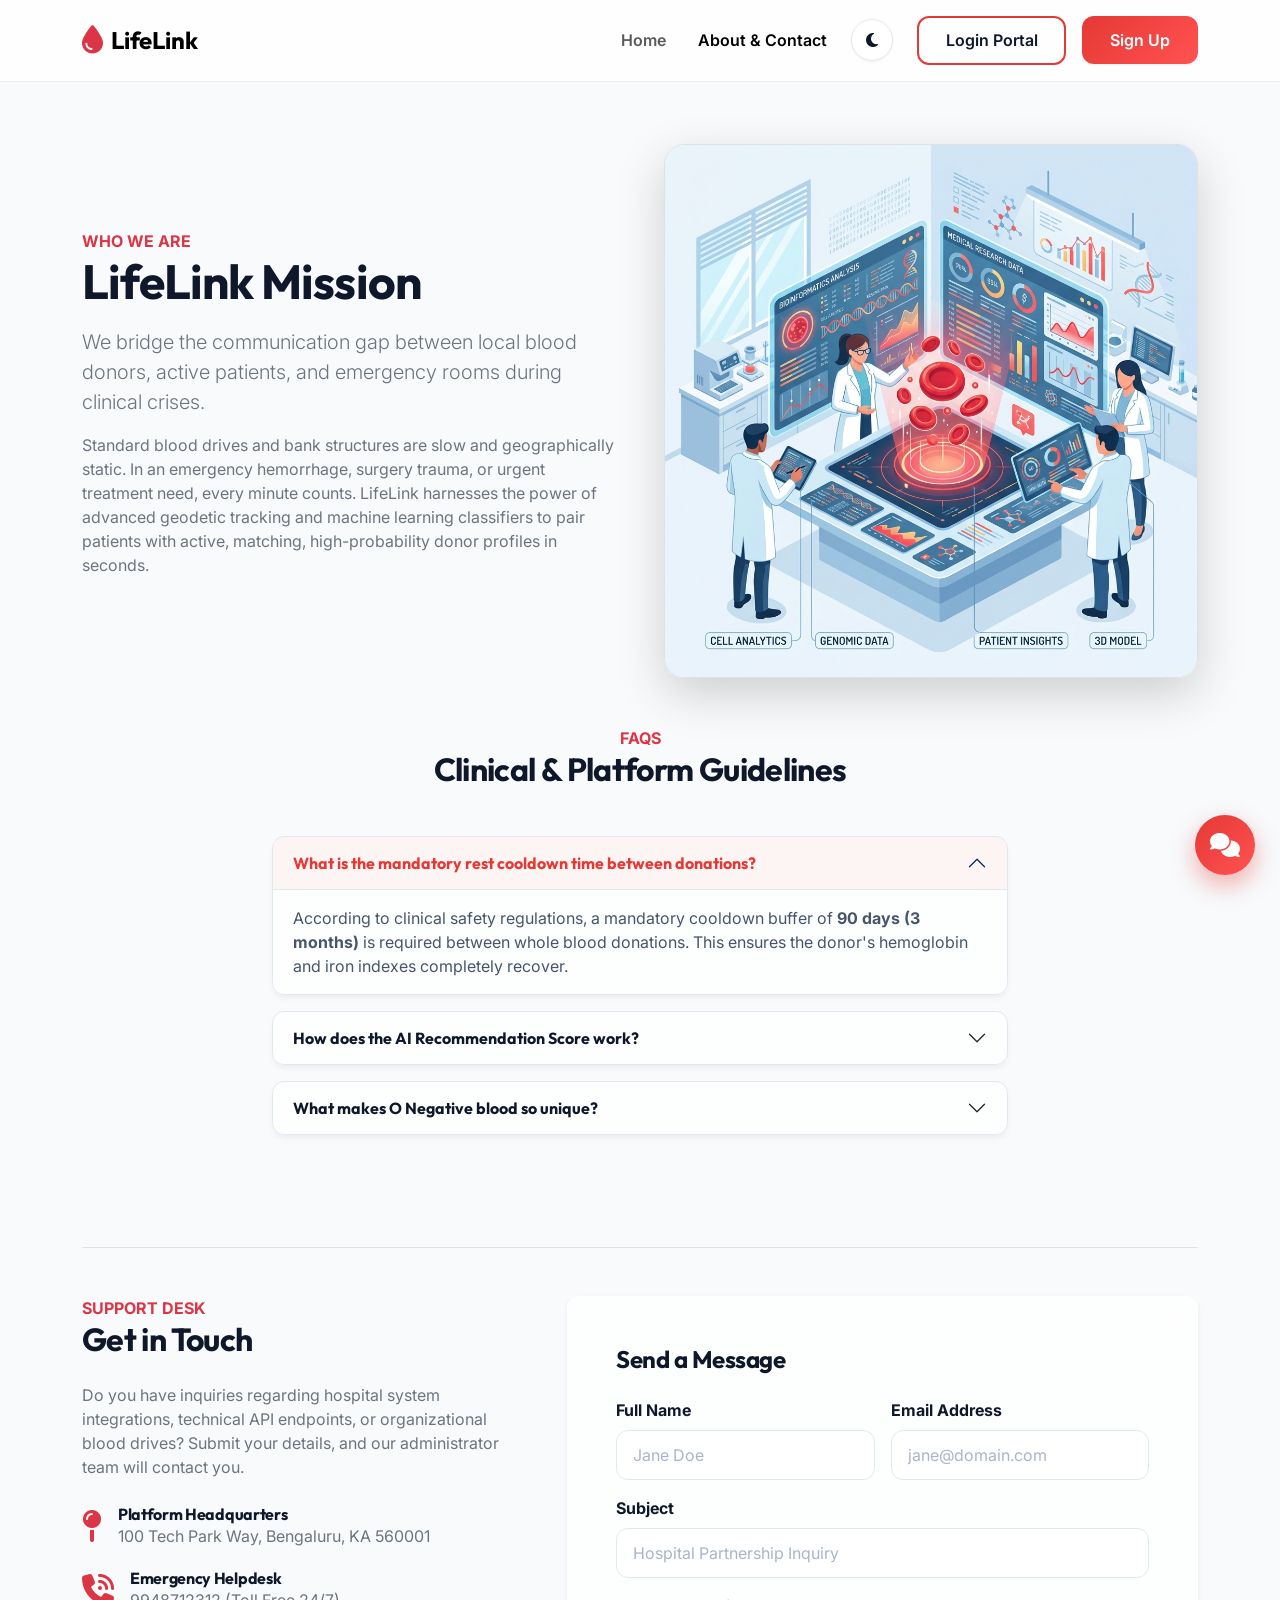
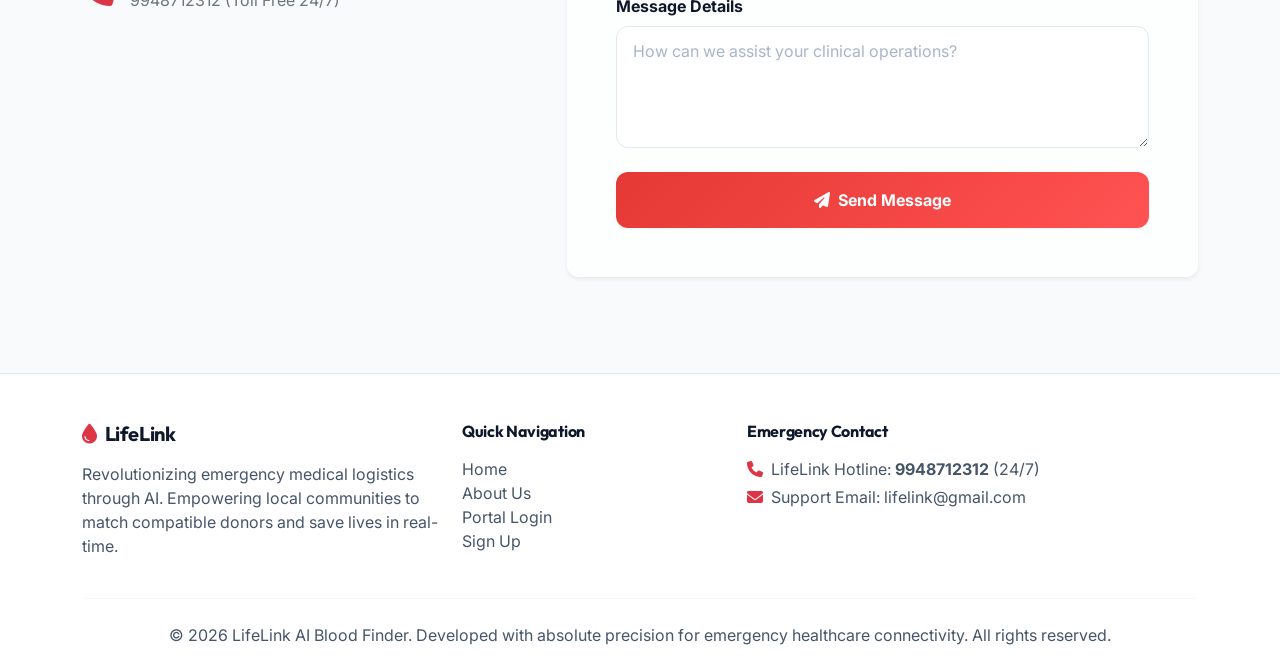
<file: frontend/about.html>
<!DOCTYPE html>
<html lang="en" data-theme="light">
<head>
    <!-- Favicon -->
    <link rel="apple-touch-icon" sizes="180x180" href="/assets/apple-touch-icon.png">
    <link rel="icon" type="image/png" sizes="32x32" href="/assets/favicon-32x32.png">
    <link rel="icon" type="image/png" sizes="16x16" href="/assets/favicon-16x16.png">
    <link rel="manifest" href="/assets/site.webmanifest">
    <link rel="shortcut icon" href="/assets/favicon.ico" type="image/x-icon">
    <meta charset="UTF-8">
    <meta name="viewport" content="width=device-width, initial-scale=1.0">
    <title>About & Contact - LifeLink</title>
    
    <!-- Bootstrap 5 CSS -->
    <link href="https://cdn.jsdelivr.net/npm/bootstrap@5.3.0/dist/css/bootstrap.min.css" rel="stylesheet">
    
    <!-- FontAwesome for Icons -->
    <link rel="stylesheet" href="https://cdnjs.cloudflare.com/ajax/libs/font-awesome/6.4.0/css/all.min.css">
    
    <!-- Custom CSS -->
    <link rel="stylesheet" href="assets/css/styles.css">
</head>
<body>

    <!-- --- NAVIGATION BAR --- -->
    <nav class="navbar navbar-expand-lg glass-navbar fixed-top py-3">
        <div class="container">
            <a class="navbar-brand d-flex align-items-center gap-2" href="index.html">
                <i class="fa-solid fa-droplet text-danger fs-3"></i>
                <span class="fs-4 fw-bold" style="font-family: var(--font-heading);">LifeLink</span>
            </a>
            <button class="navbar-toggler" type="button" data-bs-toggle="collapse" data-bs-target="#navbarNav">
                <span class="navbar-toggler-icon"></span>
            </button>
            <div class="collapse navbar-collapse" id="navbarNav">
                <ul class="navbar-nav ms-auto align-items-center gap-3">
                    <li class="nav-item">
                        <a class="nav-link fw-semibold" href="index.html">Home</a>
                    </li>
                    <li class="nav-item">
                        <a class="nav-link fw-semibold active" href="about.html">About & Contact</a>
                    </li>
                    <li class="nav-item">
                        <div class="theme-toggle-btn" id="theme-toggle-btn" title="Toggle Dark/Light Mode">
                            <i class="fa-solid fa-moon"></i>
                        </div>
                    </li>
                    <li class="nav-item ms-2">
                        <a class="btn btn-premium-outline" href="login.html">Login Portal</a>
                    </li>
                    <li class="nav-item">
                        <a class="btn btn-premium" href="register.html">Sign Up</a>
                    </li>
                </ul>
            </div>
        </div>
    </nav>

    <!-- --- ABOUT MAIN SECTION --- -->
    <main class="container my-5 pt-5">
        <div class="row pt-5 align-items-center g-5 mb-5">
            <div class="col-md-6">
                <span class="text-danger fw-bold text-uppercase">Who We Are</span>
                <h1 class="display-5 fw-bold mb-3" style="font-family: var(--font-heading);">LifeLink Mission</h1>
                <p class="lead text-secondary mb-3">
                    We bridge the communication gap between local blood donors, active patients, and emergency rooms during clinical crises. 
                </p>
                <p class="text-secondary">
                    Standard blood drives and bank structures are slow and geographically static. In an emergency hemorrhage, surgery trauma, or urgent treatment need, every minute counts. LifeLink harnesses the power of advanced geodetic tracking and machine learning classifiers to pair patients with active, matching, high-probability donor profiles in seconds.
                </p>
            </div>
            <div class="col-md-6 text-center animate-float">
                <img src="assets/healthcare-research.png" class="img-fluid rounded-lg shadow-lg border" alt="AI Healthcare Research">
            </div>
        </div>

        <!-- --- FAQS ACCORDION --- -->
        <section class="mb-5 pb-5">
            <div class="text-center mb-5">
                <span class="text-danger fw-bold text-uppercase">FAQs</span>
                <h2 class="fw-bold" style="font-family: var(--font-heading);">Clinical & Platform Guidelines</h2>
            </div>
            
            <div class="row justify-content-center">
                <div class="col-lg-8">
                    <div class="accordion" id="faqAccordion">
                        <div class="accordion-item glass-card mb-3 border-0 rounded-md">
                            <h2 class="accordion-header">
                                <button class="accordion-button bg-transparent fw-bold" type="button" data-bs-toggle="collapse" data-bs-target="#collapseOne">
                                    What is the mandatory rest cooldown time between donations?
                                </button>
                            </h2>
                            <div id="collapseOne" class="accordion-collapse collapse show" data-bs-parent="#faqAccordion">
                                <div class="accordion-body text-secondary fs-7">
                                    According to clinical safety regulations, a mandatory cooldown buffer of <strong>90 days (3 months)</strong> is required between whole blood donations. This ensures the donor's hemoglobin and iron indexes completely recover.
                                </div>
                            </div>
                        </div>

                        <div class="accordion-item glass-card mb-3 border-0 rounded-md">
                            <h2 class="accordion-header">
                                <button class="accordion-button collapsed bg-transparent fw-bold" type="button" data-bs-toggle="collapse" data-bs-target="#collapseTwo">
                                    How does the AI Recommendation Score work?
                                </button>
                            </h2>
                            <div id="collapseTwo" class="accordion-collapse collapse" data-bs-parent="#faqAccordion">
                                <div class="accordion-body text-secondary fs-7">
                                    Our smart recommendation algorithm scores donor suitability on a scale of 0 to 100 based on four clinical weights:
                                    <br>• <strong>Clinical Compatibility (40%)</strong>: Blood compatibility matches (exact vs compatible).
                                    <br>• <strong>Proximity distance (30%)</strong>: Distance computed using the Haversine formula from coordinates.
                                    <br>• <strong>Eligibility check (10%)</strong>: Verification of the 90-day rest cooldown criteria.
                                    <br>• <strong>Historical response speed (20%)</strong>: Historical response time history recorded by the donor.
                                </div>
                            </div>
                        </div>

                        <div class="accordion-item glass-card mb-3 border-0 rounded-md">
                            <h2 class="accordion-header">
                                <button class="accordion-button collapsed bg-transparent fw-bold" type="button" data-bs-toggle="collapse" data-bs-target="#collapseThree">
                                    What makes O Negative blood so unique?
                                </button>
                            </h2>
                            <div id="collapseThree" class="accordion-collapse collapse" data-bs-parent="#faqAccordion">
                                <div class="accordion-body text-secondary fs-7">
                                    O Negative (O-) red blood cells lack the A, B, and Rh antigen proteins. This means O- blood can be safely transfused to patients of <strong>any blood group</strong> without causing severe adverse immune reactions. It is highly valued as the universal donor in critical trauma cases where the patient's blood type is unknown.
                                </div>
                            </div>
                        </div>
                    </div>
                </div>
            </div>
        </section>

        <!-- --- CONTACT SECTION --- -->
        <section class="py-5 border-top">
            <div class="row g-5">
                <div class="col-md-5">
                    <span class="text-danger fw-bold text-uppercase">Support Desk</span>
                    <h2 class="fw-bold mb-4" style="font-family: var(--font-heading);">Get in Touch</h2>
                    <p class="text-secondary mb-4">
                        Do you have inquiries regarding hospital system integrations, technical API endpoints, or organizational blood drives? Submit your details, and our administrator team will contact you.
                    </p>
                    
                    <div class="d-flex align-items-center gap-3 mb-3">
                        <div class="fs-2 text-danger"><i class="fa-solid fa-map-pin"></i></div>
                        <div>
                            <h6 class="fw-bold mb-0">Platform Headquarters</h6>
                            <span class="fs-7 text-secondary">100 Tech Park Way, Bengaluru, KA 560001</span>
                        </div>
                    </div>
                    
                    <div class="d-flex align-items-center gap-3 mb-3">
                        <div class="fs-2 text-danger"><i class="fa-solid fa-phone-volume"></i></div>
                        <div>
                            <h6 class="fw-bold mb-0">Emergency Helpdesk</h6>
                            <span class="fs-7 text-secondary">9948712312 (Toll Free 24/7)</span>
                        </div>
                    </div>
                </div>
                
                <div class="col-md-7">
                    <div class="glass-card p-4 p-sm-5 shadow-sm">
                        <h4 class="fw-bold mb-4">Send a Message</h4>
                        <form id="contact-form" onsubmit="event.preventDefault(); showToast('Message Sent!', 'Thank you. Our administrator support will review your query shortly.', 'success');">
                            <div class="row g-3 mb-3">
                                <div class="col-md-6">
                                    <label class="form-label fw-bold">Full Name</label>
                                    <input type="text" class="form-control" placeholder="Jane Doe" required>
                                </div>
                                <div class="col-md-6">
                                    <label class="form-label fw-bold">Email Address</label>
                                    <input type="email" class="form-control" placeholder="jane@domain.com" required>
                                </div>
                            </div>
                            <div class="mb-3">
                                <label class="form-label fw-bold">Subject</label>
                                <input type="text" class="form-control" placeholder="Hospital Partnership Inquiry" required>
                            </div>
                            <div class="mb-4">
                                <label class="form-label fw-bold">Message Details</label>
                                <textarea class="form-control" rows="4" placeholder="How can we assist your clinical operations?" required></textarea>
                            </div>
                            <button type="submit" class="btn btn-premium w-100 py-3 fw-bold">
                                <i class="fa-solid fa-paper-plane me-2"></i>Send Message
                            </button>
                        </form>
                    </div>
                </div>
            </div>
        </section>
    </main>

    <!-- --- FOOTER --- -->
    <footer class="theme-footer pt-5 pb-4">
        <div class="container">
            <div class="row g-4">
                <div class="col-md-4">
                    <h5 class="fw-bold mb-3"><i class="fa-solid fa-droplet text-danger me-2"></i>LifeLink</h5>
                    <p class="text-muted fs-7">
                        Revolutionizing emergency medical logistics through AI. Empowering local communities to match compatible donors and save lives in real-time.
                    </p>
                </div>
                <div class="col-md-3">
                    <h6 class="fw-bold mb-3">Quick Navigation</h6>
                    <ul class="list-unstyled">
                        <li><a href="index.html" class="text-muted fs-7">Home</a></li>
                        <li><a href="about.html" class="text-muted fs-7">About Us</a></li>
                        <li><a href="login.html" class="text-muted fs-7">Portal Login</a></li>
                        <li><a href="register.html" class="text-muted fs-7">Sign Up</a></li>
                    </ul>
                </div>
                <div class="col-md-5">
                    <h6 class="fw-bold mb-3">Emergency Contact</h6>
                    <p class="text-muted fs-7 mb-1"><i class="fa-solid fa-phone text-danger me-2"></i>LifeLink Hotline: <strong>9948712312</strong> (24/7)</p>
                    <p class="text-muted fs-7 mb-3"><i class="fa-solid fa-envelope text-danger me-2"></i>Support Email: lifelink@gmail.com</p>
                </div>
            </div>
            <hr class="border-secondary my-4">
            <div class="text-center text-muted fs-8">
                &copy; 2026 LifeLink AI Blood Finder. Developed with absolute precision for emergency healthcare connectivity. All rights reserved.
            </div>
        </div>
    </footer>

    <!-- --- FLOATING CHATBOT WIDGET --- -->
    <div class="chatbot-trigger" id="chatbot-trigger" title="LifeLink AI Assistant">
        <i class="fa-solid fa-comments fs-4"></i>
    </div>
    
    <div class="chatbot-window" id="chatbot-window">
        <div class="chatbot-header">
            <div class="d-flex align-items-center gap-2">
                <i class="fa-solid fa-robot"></i>
                <span class="fw-bold fs-6">LifeLink AI Assistant</span>
            </div>
            <i class="fa-solid fa-times cursor-pointer" id="chatbot-close-btn"></i>
        </div>
        <div class="chatbot-messages" id="chatbot-messages"></div>
        <div class="chatbot-tips" id="chatbot-tips"></div>
        <div class="chatbot-input-container">
            <input type="text" id="chatbot-input" placeholder="Type clinical query...">
            <button class="chatbot-mic-btn" id="chatbot-mic-btn" title="Speak to Search">
                <i class="fa-solid fa-microphone"></i>
            </button>
            <button class="chatbot-send-btn" id="chatbot-send-btn">
                <i class="fa-solid fa-paper-plane"></i>
            </button>
        </div>
    </div>

    <!-- --- TOAST NOTIFICATIONS HOLDER --- -->
    <div class="toast-container" id="toast-container"></div>

    <!-- Bootstrap 5 Bundle JS -->
    <script src="https://cdn.jsdelivr.net/npm/bootstrap@5.3.0/dist/js/bootstrap.bundle.min.js"></script>
    
    <!-- Core Application Frontend JS -->
    <script src="assets/js/app.js"></script>
</body>
</html>
</file>
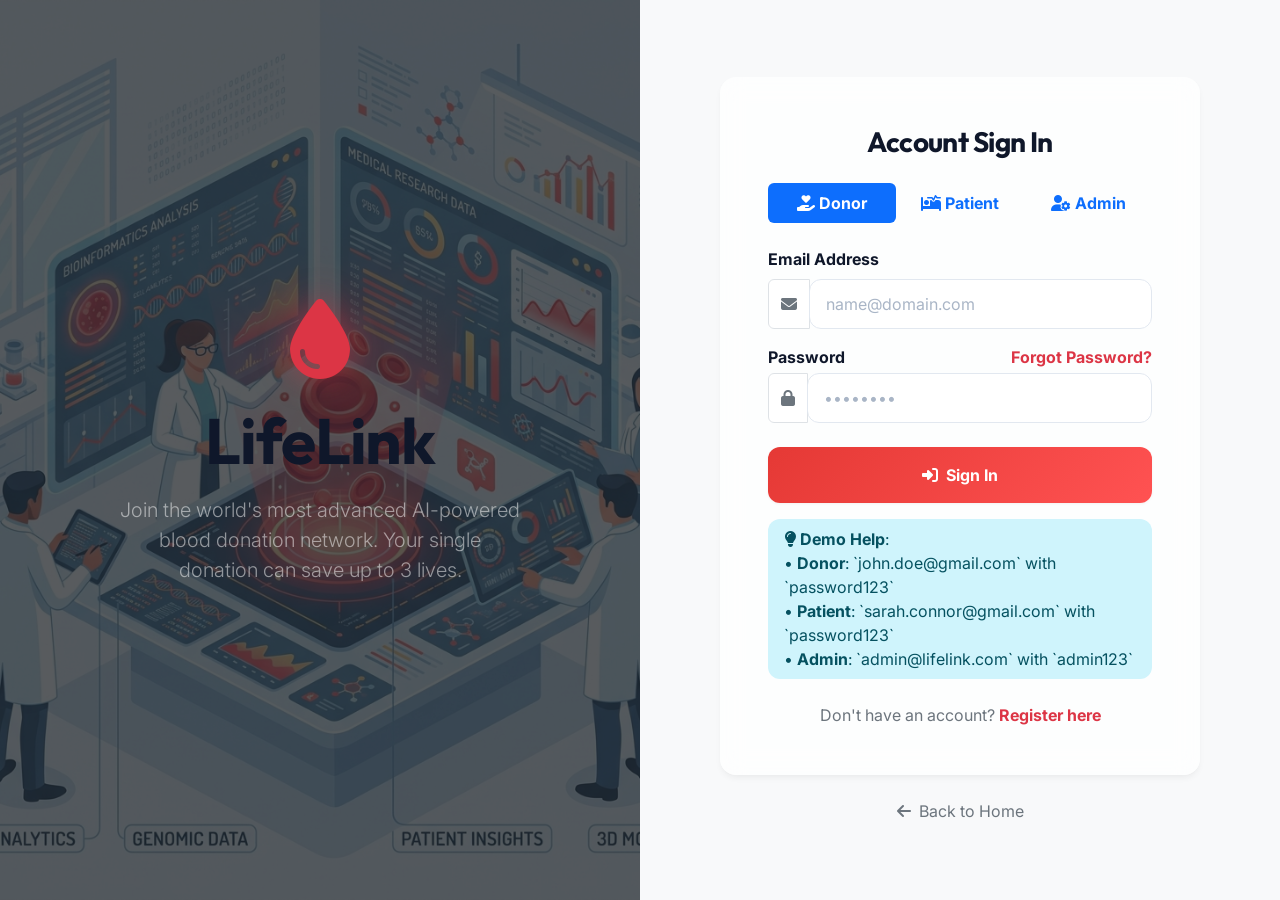
<file: frontend/donor.html>
<!DOCTYPE html>
<html lang="en" data-theme="light">
<head>
    <!-- Favicon -->
    <link rel="apple-touch-icon" sizes="180x180" href="/assets/apple-touch-icon.png">
    <link rel="icon" type="image/png" sizes="32x32" href="/assets/favicon-32x32.png">
    <link rel="icon" type="image/png" sizes="16x16" href="/assets/favicon-16x16.png">
    <link rel="manifest" href="/assets/site.webmanifest">
    <link rel="shortcut icon" href="/assets/favicon.ico" type="image/x-icon">
    <meta charset="UTF-8">
    <meta name="viewport" content="width=device-width, initial-scale=1.0">
    <title>Donor Dashboard - LifeLink AI</title>
    
    <!-- Bootstrap 5 CSS -->
    <link href="https://cdn.jsdelivr.net/npm/bootstrap@5.3.0/dist/css/bootstrap.min.css" rel="stylesheet">
    
    <!-- FontAwesome for Icons -->
    <link rel="stylesheet" href="https://cdnjs.cloudflare.com/ajax/libs/font-awesome/6.4.0/css/all.min.css">
    
    <!-- Custom CSS -->
    <link rel="stylesheet" href="assets/css/styles.css">
</head>
<body class="bg-light">

    <!-- --- TOP NAVIGATION --- -->
    <nav class="navbar navbar-expand-lg glass-navbar sticky-top py-2">
        <div class="container-fluid px-4">
            <a class="navbar-brand d-flex align-items-center gap-2" href="index.html">
                <i class="fa-solid fa-droplet text-danger fs-4"></i>
                <span class="fs-5 fw-bold" style="font-family: var(--font-heading);">LifeLink Portal</span>
            </a>
            
            <div class="ms-auto d-flex align-items-center gap-3">
                <div class="theme-toggle-btn" id="theme-toggle-btn">
                    <i class="fa-solid fa-moon"></i>
                </div>
                <div class="dropdown">
                    <button class="btn btn-sm btn-outline-secondary dropdown-toggle d-flex align-items-center gap-2 py-2 px-3 rounded-md" type="button" data-bs-toggle="dropdown">
                        <i class="fa-solid fa-user-circle text-danger fs-5"></i>
                        <span id="user-display-name" class="fw-bold">John Doe</span>
                    </button>
                    <ul class="dropdown-menu dropdown-menu-end shadow border-0">
                        <li><a class="dropdown-item fw-semibold" href="#" onclick="logout()"><i class="fa-solid fa-right-from-bracket me-2 text-danger"></i>Sign Out</a></li>
                    </ul>
                </div>
            </div>
        </div>
    </nav>

    <div class="dashboard-container">
        <!-- --- SIDEBAR --- -->
        <aside class="dashboard-sidebar">
            <div class="text-center mb-4 pb-3 border-bottom">
                <span class="badge bg-danger-light text-danger fw-bold px-3 py-2 rounded-full uppercase tracking-wider fs-8">
                    <i class="fa-solid fa-hand-holding-heart me-1"></i>Donor Portal
                </span>
            </div>
            
            <a href="#overview" class="sidebar-nav-link active" id="link-overview">
                <i class="fa-solid fa-chart-pie"></i>Overview & Profile
            </a>
            <a href="#active-alerts" class="sidebar-nav-link" id="link-alerts">
                <i class="fa-solid fa-bell-slash"></i>Emergency Alerts
                <span class="badge bg-danger text-white rounded-full fs-9 ms-auto d-none" id="sidebar-alerts-badge">0</span>
            </a>
            <a href="#history-section" class="sidebar-nav-link" id="link-history">
                <i class="fa-solid fa-clock-rotate-left"></i>Donation History
            </a>
            <a href="#rewards-tab" class="sidebar-nav-link" id="link-rewards">
                <i class="fa-solid fa-award"></i>Badges & Score
            </a>
            
            <div class="mt-auto pt-3 border-top">
                <a href="#" class="sidebar-nav-link text-danger" onclick="logout()">
                    <i class="fa-solid fa-right-from-bracket"></i>Sign Out
                </a>
            </div>
        </aside>

        <!-- --- MAIN CONTENT --- -->
        <main class="dashboard-content">
            <!-- PAGE HEADERS -->
            <div class="d-flex justify-content-between align-items-center mb-4 flex-wrap g-3 animate-fade-in" id="overview">
                <div>
                    <h2 class="fw-bold mb-1" id="welcome-title" style="font-family: var(--font-heading);">Welcome Back, John</h2>
                    <p class="text-secondary fs-7 mb-0">Your donor score is in the top 10% this week. Thank you for making a difference!</p>
                </div>
                
                <!-- Live availability toggle switch -->
                <div class="glass-card px-4 py-2 d-flex align-items-center gap-3 shadow-sm border border-danger-light">
                    <div class="switch-wrapper">
                        <label class="switch">
                            <input type="checkbox" id="donor-availability-toggle" checked onchange="toggleDonorAvailabilityState(this.checked)">
                            <span class="slider"></span>
                        </label>
                        <span class="fw-bold fs-7" id="availability-label-text">ONLINE & AVAILABLE</span>
                    </div>
                    <span id="availability-pulse-dot" class="pulse-indicator-green"></span>
                </div>
            </div>

            <!-- OVERVIEW PROFILE ROW -->
            <div class="row g-4 animate-fade-in">
                <!-- COOLDOWN / ELIGIBILITY METER -->
                <div class="col-md-6 col-lg-3">
                    <div class="glass-card p-4 text-center h-100">
                        <h6 class="fw-bold text-secondary mb-1">Donation Eligibility</h6>
                        
                        <!-- Circular counter graphic -->
                        <div class="eligibility-circle eligible" id="eligibility-circle-indicator">
                            <div class="eligibility-value text-success" id="eligibility-value-text">YES</div>
                            <div class="eligibility-label" id="eligibility-label-text">Ready</div>
                        </div>
                        
                        <p class="text-secondary fs-8 px-2 mb-0" id="eligibility-description-text">
                            At least 90 days have elapsed since your last whole blood donation. You are eligible to donate!
                        </p>
                    </div>
                </div>

                <!-- AI RESPONSE EFFICIENCY AND PROFILE STATS -->
                <div class="col-md-6 col-lg-3">
                    <div class="glass-card p-4 text-center h-100">
                        <h6 class="fw-bold text-secondary mb-1">AI Suitability Score</h6>
                        
                        <div class="eligibility-circle" style="border-color: var(--primary);">
                            <div class="eligibility-value text-danger" id="donor-ai-score-value">92.5</div>
                            <div class="eligibility-label">OUT OF 100</div>
                        </div>
                        
                        <p class="text-secondary fs-8 px-2 mb-0">
                            Based on your blood group rarity, response speed of <strong id="donor-response-speed">- s</strong>, and donation history.
                        </p>
                    </div>
                </div>

                <!-- HEALTH VITALS TRACKER (Simulated eligibility check) -->
                <div class="col-lg-6">
                    <div class="glass-card p-4 h-100">
                        <h5 class="fw-bold mb-3"><i class="fa-solid fa-heart-circle-check text-danger me-2"></i>Health Eligibility Tracker</h5>
                        <p class="text-secondary fs-7 mb-3">Self-verify standard checklist parameters before attending emergency calls.</p>
                        
                        <div class="row g-2">
                            <div class="col-sm-6">
                                <div class="p-2 border rounded-md d-flex align-items-center gap-2 bg-light fs-8">
                                    <i class="fa-solid fa-circle-check text-success"></i>
                                    <span>Age: 18 - 65 Years</span>
                                </div>
                            </div>
                            <div class="col-sm-6">
                                <div class="p-2 border rounded-md d-flex align-items-center gap-2 bg-light fs-8">
                                    <i class="fa-solid fa-circle-check text-success"></i>
                                    <span>Weight: &gt; 50 kg</span>
                                </div>
                            </div>
                            <div class="col-sm-6">
                                <div class="p-2 border rounded-md d-flex align-items-center gap-2 bg-light fs-8">
                                    <i class="fa-solid fa-circle-check text-success"></i>
                                    <span>Pulse Rate: Normal Range</span>
                                </div>
                            </div>
                            <div class="col-sm-6">
                                <div class="p-2 border rounded-md d-flex align-items-center gap-2 bg-light fs-8">
                                    <i class="fa-solid fa-circle-check text-success"></i>
                                    <span>No recent infections/fever</span>
                                </div>
                            </div>
                        </div>
                        
                        <div class="alert alert-danger py-2 px-3 fs-9 mb-0 mt-3 border-0 rounded-md">
                            <i class="fa-solid fa-triangle-exclamation me-1"></i><strong>Note</strong>: Standard iron levels (Hemoglobin &gt; 12.5 g/dL) are verified in-person at hospitals.
                        </div>
                    </div>
                </div>
                
                <!-- LOG VOLUNTARY DONATION -->
                <div class="col-lg-6">
                    <div class="glass-card p-4 h-100">
                        <h5 class="fw-bold mb-3"><i class="fa-solid fa-square-plus text-danger me-2"></i>Log Voluntary Donation</h5>
                        <p class="text-secondary fs-7 mb-3">Record a voluntary blood donation at any accredited hospital or blood bank to request your certificate.</p>
                        
                        <form id="voluntary-donation-form">
                            <div class="mb-3">
                                <label class="form-label fw-bold">Select Donation Center</label>
                                <select class="form-select" id="vol-hospital" required>
                                    <option value="" disabled selected>Loading accredited facilities...</option>
                                </select>
                            </div>
                            
                            <div class="mb-3 d-none" id="custom-hospital-input-group">
                                <label class="form-label fw-bold">Accredited Center Name (Custom)</label>
                                <input type="text" class="form-control" id="vol-custom-hospital" placeholder="Enter blood bank or hospital name">
                            </div>
                            
                            <div class="row g-3 mb-3">
                                <div class="col-4">
                                    <label class="form-label fw-bold">Units Donated</label>
                                    <input type="number" min="1" max="5" class="form-control" id="vol-units" value="1" required>
                                </div>
                                <div class="col-4">
                                    <label class="form-label fw-bold">Weight (kg)</label>
                                    <input type="number" min="30" max="200" class="form-control" id="vol-weight" placeholder="e.g. 65" required>
                                </div>
                                <div class="col-4">
                                    <label class="form-label fw-bold">Date</label>
                                    <input type="date" class="form-control" id="vol-date" required>
                                </div>
                            </div>
                            
                            <button type="submit" class="btn btn-premium w-100 fw-bold mt-2">
                                <i class="fa-solid fa-file-invoice text-white me-2"></i>Log Voluntary Donation
                            </button>
                        </form>
                    </div>
                </div>
            </div>

            <!-- ACTIVE EMERGENCY ALERTS AND GAMIFICATION -->
            <div class="row g-4 mt-2 animate-fade-in">
                <!-- ACTIVE PROXIMITY PATIENT ALERTS -->
                <div class="col-xl-7" id="active-alerts">
                    <div class="glass-card p-4 h-100">
                        <div class="d-flex justify-content-between align-items-center mb-3">
                            <h4 class="fw-bold mb-0"><i class="fa-solid fa-circle-radiation text-danger me-2"></i>Active Proximity Requests</h4>
                            <button class="btn btn-sm btn-outline-danger" onclick="loadDonorAlerts()"><i class="fa-solid fa-rotate"></i></button>
                        </div>
                        <p class="text-secondary fs-7 mb-4">Urgent demands raised in your area matching your compatible blood group.</p>
                        
                        <div class="d-flex flex-column gap-3" id="donor-alerts-container">
                            <div class="text-center py-5 text-secondary fs-7">
                                <i class="fa-solid fa-spinner fa-spin me-2"></i>Loading nearby emergency request channels...
                            </div>
                        </div>
                    </div>
                </div>

                <!-- GAMIFIED REWARD BADGES -->
                <div class="col-xl-5" id="rewards-tab">
                    <div class="glass-card p-4 h-100">
                        <h4 class="fw-bold mb-3"><i class="fa-solid fa-award text-danger me-2"></i>Your Achieved Badges</h4>
                        <p class="text-secondary fs-7 mb-4">Complete successful donation requests to unlock achievements and reward cards.</p>
                        
                        <div class="row g-3">
                            <div class="col-6 col-sm-4">
                                <div class="badge-card" id="badge-first_drop">
                                    <span class="badge-icon">🥉</span>
                                    <span class="badge-name">First Drop</span>
                                    <span class="badge-desc">1st donation</span>
                                </div>
                            </div>
                            <div class="col-6 col-sm-4">
                                <div class="badge-card" id="badge-lifesaver">
                                    <span class="badge-icon">🥈</span>
                                    <span class="badge-name">Life Saver</span>
                                    <span class="badge-desc">5 completed</span>
                                </div>
                            </div>
                            <div class="col-6 col-sm-4">
                                <div class="badge-card" id="badge-veterandonor">
                                    <span class="badge-icon">🥇</span>
                                    <span class="badge-name">Century Club</span>
                                    <span class="badge-desc">10 completed</span>
                                </div>
                            </div>
                        </div>
                    </div>
                </div>
            </div>

            <!-- COMPLETED DONATION HISTORY LIST -->
            <div class="glass-card p-4 mt-4 animate-fade-in" id="history-section">
                <h4 class="fw-bold mb-3"><i class="fa-solid fa-clock-history text-danger me-2"></i>Your Donation History</h4>
                
                <div class="table-responsive fs-7">
                    <table class="table table-hover align-middle">
                        <thead class="table-light">
                            <tr>
                                <th>Transfusion ID</th>
                                <th>Hospital Name</th>
                                <th>Recipient</th>
                                <th>Blood Type</th>
                                <th>Units</th>
                                <th>Donation Date</th>
                                <th class="text-end">Certificate Code</th>
                            </tr>
                        </thead>
                        <tbody id="donor-history-table-body">
                            <tr>
                                <td colspan="7" class="text-center py-4 text-secondary">
                                    <i class="fa-solid fa-spinner fa-spin me-2"></i>Loading donation history...
                                </td>
                            </tr>
                        </tbody>
                    </table>
                </div>
            </div>
        </main>
    </div>

    <!-- --- CERTIFICATE VIEW & PRINT MODAL --- -->
    <div class="modal fade" id="certificateModal" tabindex="-1" aria-hidden="true" style="z-index: 10000;">
        <div class="modal-dialog modal-lg modal-dialog-centered">
            <div class="modal-content border-0 shadow-lg">
                <div class="modal-header">
                    <h5 class="fw-bold mb-0 text-dark"><i class="fa-solid fa-file-invoice text-danger me-2"></i>Official Donation Certificate</h5>
                    <button type="button" class="btn-close" data-bs-dismiss="modal" aria-label="Close"></button>
                </div>
                <div class="modal-body bg-light">
                    <!-- Clean styled framed certificate container -->
                    <div class="certificate-frame shadow-sm" id="certificate-print-area">
                        <h2 class="fw-extrabold text-danger" style="font-family: var(--font-heading); font-size: 2.5rem;">LIFELINK</h2>
                        <h5 class="text-secondary fw-semibold tracking-wider mb-4">CERTIFICATE OF BLOOD DONATION</h5>
                        
                        <p class="mb-2 text-muted">This clinical certificate is proudly presented to</p>
                        <h3 class="fw-bold mb-3 text-dark" id="cert-donor-name" style="font-family: var(--font-heading);">John Doe</h3>
                        
                        <p class="px-5 text-secondary fs-7 mb-4">
                            for their selfless contribution of donating <strong class="text-danger" id="cert-units">1 Unit</strong> of <strong class="text-danger" id="cert-bg">O Negative (O-)</strong> blood at <strong id="cert-hospital">City General Hospital</strong>. This vital contribution directly helped save an active patient's life in an emergency scenario.
                        </p>
                        
                        <div class="certificate-seal">
                            <i class="fa-solid fa-circle-check"></i>
                        </div>
                        
                        <div class="row align-items-center justify-content-between mt-4">
                            <div class="col-6 text-start">
                                <span class="fs-8 text-muted d-block">Authorized Date</span>
                                <span class="fw-bold fs-7 text-dark" id="cert-date">-</span>
                            </div>
                            <div class="col-6 text-end">
                                <span class="fs-8 text-muted d-block">Tracking ID Code</span>
                                <span class="fw-bold fs-7 text-danger" id="cert-code">-</span>
                            </div>
                        </div>
                    </div>
                </div>
                <div class="modal-footer">
                    <button type="button" class="btn btn-outline-secondary" data-bs-dismiss="modal">Close</button>
                    <!-- Trigger window print script on target container -->
                    <button type="button" class="btn btn-premium" onclick="printCertificateContent()">
                        <i class="fa-solid fa-print me-1"></i>Print / Save PDF
                    </button>
                </div>
            </div>
        </div>
    </div>

    <!-- --- FLOATING CHATBOT WIDGET --- -->
    <div class="chatbot-trigger" id="chatbot-trigger" title="LifeLink AI Assistant">
        <i class="fa-solid fa-comments fs-4"></i>
    </div>
    
    <div class="chatbot-window" id="chatbot-window">
        <div class="chatbot-header">
            <div class="d-flex align-items-center gap-2">
                <i class="fa-solid fa-robot"></i>
                <span class="fw-bold fs-6">LifeLink AI Assistant</span>
            </div>
            <i class="fa-solid fa-times cursor-pointer" id="chatbot-close-btn"></i>
        </div>
        <div class="chatbot-messages" id="chatbot-messages"></div>
        <div class="chatbot-tips" id="chatbot-tips"></div>
        <div class="chatbot-input-container">
            <input type="text" id="chatbot-input" placeholder="Type clinical query...">
            <button class="chatbot-mic-btn" id="chatbot-mic-btn" title="Speak to Search">
                <i class="fa-solid fa-microphone"></i>
            </button>
            <button class="chatbot-send-btn" id="chatbot-send-btn">
                <i class="fa-solid fa-paper-plane"></i>
            </button>
        </div>
    </div>

    <!-- --- TOAST NOTIFICATIONS HOLDER --- -->
    <div class="toast-container" id="toast-container"></div>

    <!-- Bootstrap 5 Bundle JS -->
    <script src="https://cdn.jsdelivr.net/npm/bootstrap@5.3.0/dist/js/bootstrap.bundle.min.js"></script>
    
    <!-- Core Application Frontend JS -->
    <script src="assets/js/app.js"></script>
    
    <script>
        // Protect route to donor view
        document.addEventListener('DOMContentLoaded', () => {
            protectRoute('donor');
            loadDonorAlerts();
            loadDonorHistory();
        });
        
        function printCertificateContent() {
            const printContent = document.getElementById('certificate-print-area').innerHTML;
            const originalContent = document.body.innerHTML;
            
            // Create target printing frame
            document.body.innerHTML = `
                <div style="padding: 50px; display: flex; align-items: center; justify-content: center; height: 100vh; font-family: sans-serif;">
                    <div style="border: 15px double #cbd5e1; padding: 50px; text-align: center; width: 100%; max-width: 700px;">
                        ${printContent}
                    </div>
                </div>
            `;
            window.print();
            
            // Restore context
            document.body.innerHTML = originalContent;
            window.location.reload();
        }
    </script>
</body>
</html>
</file>
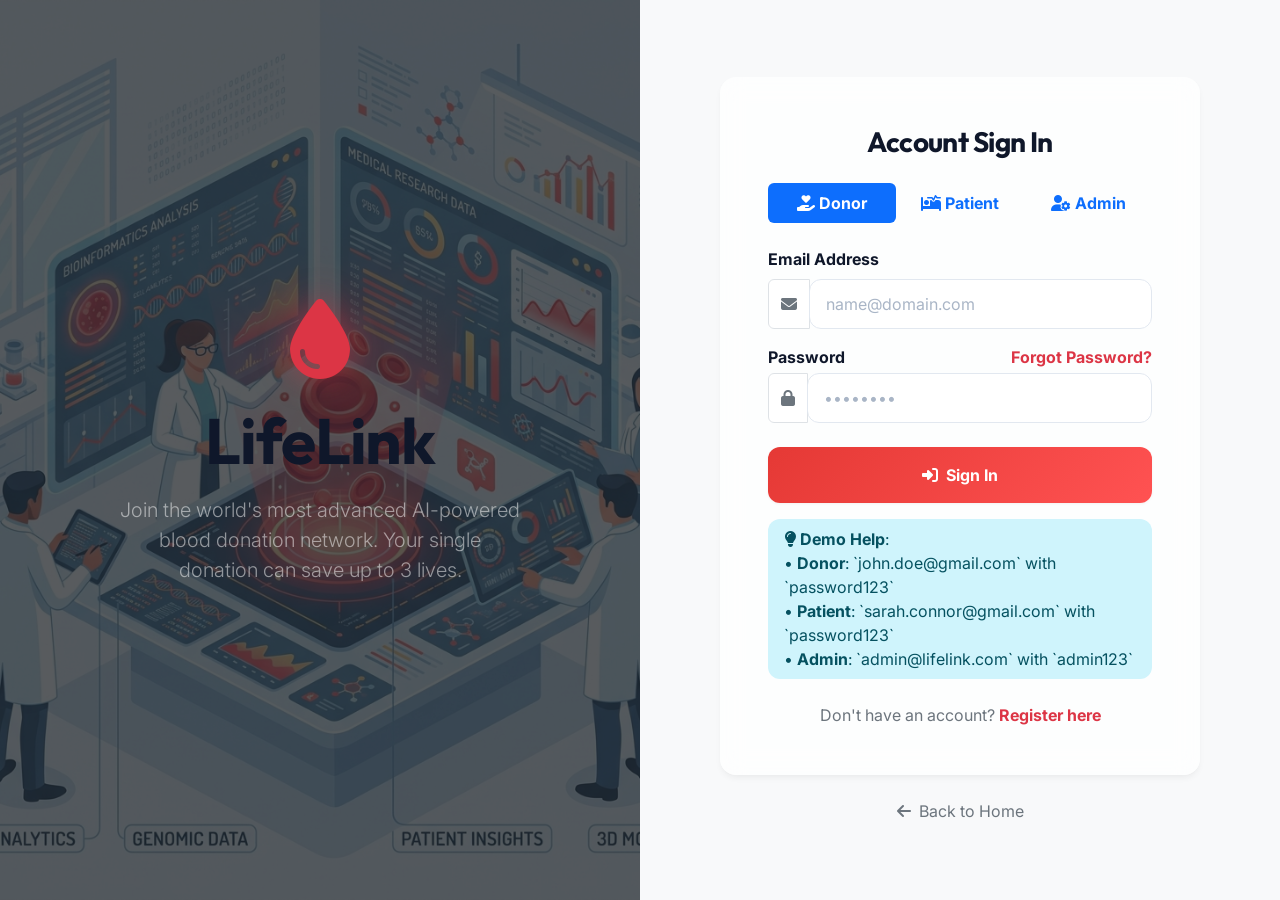
<file: frontend/login.html>
<!DOCTYPE html>
<html lang="en" data-theme="light">
<head>
    <!-- Favicon -->
    <link rel="apple-touch-icon" sizes="180x180" href="/assets/apple-touch-icon.png">
    <link rel="icon" type="image/png" sizes="32x32" href="/assets/favicon-32x32.png">
    <link rel="icon" type="image/png" sizes="16x16" href="/assets/favicon-16x16.png">
    <link rel="manifest" href="/assets/site.webmanifest">
    <link rel="shortcut icon" href="/assets/favicon.ico" type="image/x-icon">
    <meta charset="UTF-8">
    <meta name="viewport" content="width=device-width, initial-scale=1.0">
    <title>Login - LifeLink AI</title>
    
    <!-- Bootstrap 5 CSS -->
    <link href="https://cdn.jsdelivr.net/npm/bootstrap@5.3.0/dist/css/bootstrap.min.css" rel="stylesheet">
    
    <!-- FontAwesome for Icons -->
    <link rel="stylesheet" href="https://cdnjs.cloudflare.com/ajax/libs/font-awesome/6.4.0/css/all.min.css">
    
    <!-- Custom CSS -->
    <link rel="stylesheet" href="assets/css/styles.css">
</head>
<body class="bg-light">

    <div class="container-fluid p-0">
        <div class="row g-0 min-vh-100">
            <!-- Left Side: Branding / Image (Hidden on mobile) -->
            <div class="col-lg-6 d-none d-lg-flex flex-column justify-content-center align-items-center position-relative" style="background: url('assets/healthcare-research.png') center/cover no-repeat;">
                <!-- Dark Overlay -->
                <div class="position-absolute top-0 start-0 w-100 h-100 bg-dark opacity-75"></div>
                
                <div class="position-relative z-1 text-center p-5 animate-fade-in text-white">
                    <a href="index.html" class="text-decoration-none">
                        <i class="fa-solid fa-droplet text-danger mb-4" style="font-size: 5rem; filter: drop-shadow(0 0 15px rgba(220,53,69,0.5));"></i>
                    </a>
                    <h1 class="display-3 fw-bold mb-3" style="font-family: var(--font-heading);">LifeLink</h1>
                    <p class="lead fw-light text-white-50 mx-auto" style="max-width: 400px;">
                        Join the world's most advanced AI-powered blood donation network. Your single donation can save up to 3 lives.
                    </p>
                </div>
            </div>

            <!-- Right Side: Auth Form -->
            <div class="col-lg-6 d-flex align-items-center justify-content-center p-4">
                <div class="w-100 animate-fade-in" style="max-width: 480px;">
                    
                    <!-- Brand Link (Visible only on mobile) -->
                    <div class="text-center mb-4 d-lg-none">
                        <a class="d-inline-flex align-items-center gap-2 text-decoration-none fs-2 fw-bold text-dark" href="index.html">
                            <i class="fa-solid fa-droplet text-danger fs-1"></i>
                            <span style="font-family: var(--font-heading);">LifeLink</span>
                        </a>
                        <p class="text-secondary mt-1">AI-Powered Blood Donation Network</p>
                    </div>

                    <!-- Login Card -->
                    <div class="glass-card shadow-premium p-4 p-sm-5 border-0 rounded-4">
                        <h3 class="fw-bold mb-4 text-center">Account Sign In</h3>
                        
                        <!-- Login Role Tabs -->
                        <ul class="nav nav-pills mb-4 nav-justified" id="roleTab" role="tablist">
                            <li class="nav-item">
                                <button class="nav-link active fw-bold" id="donor-tab" type="button" onclick="setLoginRole('donor')">
                                    <i class="fa-solid fa-hand-holding-heart me-1"></i>Donor
                                </button>
                            </li>
                            <li class="nav-item">
                                <button class="nav-link fw-bold" id="patient-tab" type="button" onclick="setLoginRole('patient')">
                                    <i class="fa-solid fa-bed-pulse me-1"></i>Patient
                                </button>
                            </li>
                            <li class="nav-item">
                                <button class="nav-link fw-bold" id="admin-tab" type="button" onclick="setLoginRole('admin')">
                                    <i class="fa-solid fa-user-gear me-1"></i>Admin
                                </button>
                            </li>
                        </ul>

                        <!-- Form -->
                        <form id="login-form">
                            <!-- Hidden input to track role -->
                            <input type="hidden" id="login-role" value="donor">
                            
                            <div class="mb-3">
                                <label for="login-email" class="form-label fw-bold">Email Address</label>
                                <div class="input-group">
                                    <span class="input-group-text bg-white"><i class="fa-solid fa-envelope text-secondary"></i></span>
                                    <input type="email" class="form-control border-start-0" id="login-email" placeholder="name@domain.com" required>
                                </div>
                            </div>

                            <div class="mb-4">
                                <div class="d-flex justify-content-between align-items-center mb-1">
                                    <label for="login-password" class="form-label fw-bold mb-0">Password</label>
                                    <a href="#" class="fs-8 text-danger fw-bold text-decoration-none" data-bs-toggle="modal" data-bs-target="#forgotPasswordModal">Forgot Password?</a>
                                </div>
                                <div class="input-group">
                                    <span class="input-group-text bg-white"><i class="fa-solid fa-lock text-secondary"></i></span>
                                    <input type="password" class="form-control border-start-0" id="login-password" placeholder="••••••••" required>
                                </div>
                            </div>

                            <button type="submit" class="btn btn-premium w-100 py-3 fw-bold mb-3">
                                <i class="fa-solid fa-right-to-bracket me-2"></i>Sign In
                            </button>

                            <!-- Helpful Demo Assist Alerts -->
                            <div class="alert alert-info py-2 px-3 fs-8 mb-4 border-0 rounded-md">
                                <i class="fa-solid fa-lightbulb me-1"></i><strong>Demo Help</strong>:
                                <br>• <strong>Donor</strong>: `john.doe@gmail.com` with `password123`
                                <br>• <strong>Patient</strong>: `sarah.connor@gmail.com` with `password123`
                                <br>• <strong>Admin</strong>: `admin@lifelink.com` with `admin123`
                            </div>

                            <div class="text-center fs-7 text-secondary">
                                Don't have an account? <a href="register.html" class="fw-bold text-danger text-decoration-none">Register here</a>
                            </div>
                        </form>
                    </div>
                    
                    <div class="text-center mt-4">
                        <a href="index.html" class="text-secondary text-decoration-none fs-7"><i class="fa-solid fa-arrow-left me-1"></i> Back to Home</a>
                    </div>
                </div>
            </div>
        </div>
    </div>

    <!-- --- TOAST NOTIFICATIONS HOLDER --- -->
    <div class="toast-container" id="toast-container"></div>

    <!-- Forgot Password Modal -->
    <div class="modal fade" id="forgotPasswordModal" tabindex="-1" aria-labelledby="forgotPasswordModalLabel" aria-hidden="true">
        <div class="modal-dialog modal-dialog-centered">
            <div class="modal-content">
                <div class="modal-header border-0 pb-0">
                    <h5 class="modal-title fw-bold" id="forgotPasswordModalLabel">Reset Password</h5>
                    <button type="button" class="btn-close" data-bs-dismiss="modal" aria-label="Close"></button>
                </div>
                <div class="modal-body">
                    <!-- Step 1: Request OTP -->
                    <div id="forgot-step-1">
                        <p class="text-muted small">Enter your email address to receive a 6-digit verification code.</p>
                        <form id="request-otp-form">
                            <div class="mb-3">
                                <label for="forgot-email" class="form-label fw-bold">Email Address</label>
                                <div class="input-group">
                                    <span class="input-group-text bg-white border-end-0 text-muted"><i class="fa-solid fa-envelope"></i></span>
                                    <input type="email" class="form-control border-start-0" id="forgot-email" placeholder="john.doe@gmail.com" required>
                                </div>
                            </div>
                            <button type="submit" class="btn btn-primary w-100 fw-bold shadow-sm">Send OTP</button>
                        </form>
                    </div>

                    <!-- Step 2: Verify & Reset -->
                    <div id="forgot-step-2" class="d-none">
                        <div class="alert alert-success small py-2 mb-3">
                            <i class="fa-solid fa-check-circle me-1"></i> Code sent! Check your email.
                        </div>
                        <form id="reset-password-form">
                            <div class="mb-3">
                                <label for="reset-otp" class="form-label fw-bold">6-Digit OTP</label>
                                <input type="text" class="form-control text-center tracking-widest fs-5 fw-bold" id="reset-otp" placeholder="------" maxlength="6" required>
                            </div>
                            <div class="mb-3">
                                <label for="new-password" class="form-label fw-bold">New Password</label>
                                <div class="input-group">
                                    <span class="input-group-text bg-white border-end-0 text-muted"><i class="fa-solid fa-lock"></i></span>
                                    <input type="password" class="form-control border-start-0" id="new-password" placeholder="••••••••" required>
                                </div>
                            </div>
                            <button type="submit" class="btn btn-success w-100 fw-bold shadow-sm">Reset Password</button>
                        </form>
                    </div>
                </div>
            </div>
        </div>
    </div>

    <!-- Bootstrap 5 Bundle JS -->
    <script src="https://cdn.jsdelivr.net/npm/bootstrap@5.3.0/dist/js/bootstrap.bundle.min.js"></script>
    
    <!-- Core Application Frontend JS -->
    <script src="assets/js/app.js"></script>
    
    <script>
        // Simple page load parameters parsing
        document.addEventListener('DOMContentLoaded', () => {
            const urlParams = new URLSearchParams(window.location.search);
            const role = urlParams.get('role');
            if (role === 'patient') {
                document.getElementById('patient-tab').click();
            } else if (role === 'admin') {
                document.getElementById('admin-tab').click();
            }
        });
        
        function setLoginRole(role) {
            document.getElementById('login-role').value = role;
            
            // Manage active tab states visually
            const tabs = ['donor', 'patient', 'admin'];
            tabs.forEach(t => {
                const btn = document.getElementById(`${t}-tab`);
                if (t === role) {
                    btn.classList.add('active');
                } else {
                    btn.classList.remove('active');
                }
            });
        }
    </script>
</body>
</html>
</file>
<file: frontend/assets/css/styles.css>
/* ========================================================
   LIFELINK: AI BLOOD DONATION FINDER - DESIGN SYSTEM
   Premium Healthcare SaaS Design & Styling (CSS3)
   ======================================================== */

@import url('https://fonts.googleapis.com/css2?family=Inter:wght@300;400;500;600;700;800&family=Outfit:wght@400;500;600;700;800&display=swap');

/* --- DESIGN SYSTEM VARIABLES & THEMES --- */
:root {
    --font-sans: 'Inter', -apple-system, sans-serif;
    --font-heading: 'Outfit', sans-serif;

    /* Light Theme (Default) */
    --bg-primary: #f8fafc;
    --bg-secondary: #ffffff;
    --bg-tertiary: #f1f5f9;
    
    --text-primary: #0f172a;
    --text-secondary: #475569;
    --text-muted: #94a3b8;
    
    --primary: #e53935;
    --primary-hover: #c62828;
    --primary-light: #fee2e2;
    --accent: #ff5252;
    --secondary: #0f172a;
    
    --success: #10b981;
    --success-light: #d1fae5;
    --warning: #f59e0b;
    --warning-light: #fef3c7;
    --danger: #ef4444;
    --danger-light: #fee2e2;
    --info: #3b82f6;
    --info-light: #dbeafe;
    
    --border-color: #e2e8f0;
    --shadow-sm: 0 1px 3px rgba(0, 0, 0, 0.05);
    --shadow-md: 0 4px 6px -1px rgba(0, 0, 0, 0.05), 0 2px 4px -1px rgba(0, 0, 0, 0.02);
    --shadow-lg: 0 10px 15px -3px rgba(0, 0, 0, 0.05), 0 4px 6px -2px rgba(0, 0, 0, 0.02);
    --shadow-premium: 0 20px 25px -5px rgba(229, 57, 53, 0.08), 0 10px 10px -5px rgba(0, 0, 0, 0.02);
    
    --glass-bg: rgba(255, 255, 255, 0.75);
    --glass-border: rgba(255, 255, 255, 0.6);
    --glass-blur: blur(12px);
    
    --radius-sm: 8px;
    --radius-md: 12px;
    --radius-lg: 20px;
    --radius-full: 9999px;
    
    --transition: all 0.3s cubic-bezier(0.4, 0, 0.2, 1);
}

/* Dark Mode Tokens */
[data-theme="dark"] {
    --bg-primary: #090d16;
    --bg-secondary: #0f172a;
    --bg-tertiary: #1e293b;
    
    --text-primary: #f8fafc;
    --text-secondary: #94a3b8;
    --text-muted: #64748b;
    
    --primary: #ef4444;
    --primary-hover: #f87171;
    --primary-light: #450a0a;
    --secondary: #f8fafc;
    
    --border-color: #1e293b;
    
    --shadow-sm: 0 1px 3px rgba(0, 0, 0, 0.3);
    --shadow-md: 0 4px 6px -1px rgba(0, 0, 0, 0.2), 0 2px 4px -1px rgba(0, 0, 0, 0.1);
    --shadow-lg: 0 10px 15px -3px rgba(0, 0, 0, 0.3), 0 4px 6px -2px rgba(0, 0, 0, 0.1);
    --shadow-premium: 0 20px 25px -5px rgba(239, 68, 68, 0.15), 0 10px 10px -5px rgba(0, 0, 0, 0.2);
    
    --glass-bg: rgba(15, 23, 42, 0.75);
    --glass-border: rgba(30, 41, 59, 0.6);
    
    --border-color: #1e293b;
}

/* --- BASE & TYPOGRAPHY --- */
* {
    box-sizing: border-box;
    margin: 0;
    padding: 0;
}

body {
    font-family: var(--font-sans);
    background-color: var(--bg-primary);
    color: var(--text-primary);
    min-height: 100vh;
    display: flex;
    flex-direction: column;
    overflow-x: hidden;
    transition: var(--transition);
}

h1, h2, h3, h4, h5, h6 {
    font-family: var(--font-heading);
    font-weight: 700;
    color: var(--text-primary);
    letter-spacing: -0.02em;
}

a {
    color: var(--primary);
    text-decoration: none;
    transition: var(--transition);
}

a:hover {
    color: var(--primary-hover);
}

/* --- PREMIUM COMMON UI STYLES --- */

/* Modern Gradient Text */
.gradient-text {
    background: linear-gradient(135deg, #e53935 0%, #ff5252 50%, #f43f5e 100%);
    -webkit-background-clip: text;
    -webkit-text-fill-color: transparent;
    display: inline-block;
}

/* Glassmorphism Cards */
.glass-card {
    background: var(--glass-bg);
    backdrop-filter: var(--glass-blur);
    -webkit-backdrop-filter: var(--glass-blur);
    border: 1px solid var(--glass-border);
    border-radius: var(--radius-md);
    box-shadow: var(--shadow-md);
    transition: var(--transition);
}

.glass-card:hover {
    transform: translateY(-5px);
    box-shadow: var(--shadow-lg);
    border-color: rgba(229, 57, 53, 0.25);
}

/* Glass Navigation Bar */
.glass-navbar {
    background: rgba(255, 255, 255, 0.8);
    backdrop-filter: var(--glass-blur);
    border-bottom: 1px solid rgba(226, 232, 240, 0.8);
    transition: var(--transition);
}

[data-theme="dark"] .glass-navbar {
    background: rgba(9, 13, 22, 0.8);
    border-bottom: 1px solid rgba(30, 41, 59, 0.8);
}

/* Custom Buttons */
.btn-premium {
    background: linear-gradient(135deg, var(--primary) 0%, var(--accent) 100%);
    color: #ffffff !important;
    border: none;
    padding: 0.75rem 1.75rem;
    font-weight: 600;
    border-radius: var(--radius-md);
    box-shadow: var(--shadow-sm);
    transition: var(--transition);
    position: relative;
    overflow: hidden;
}

.btn-premium:hover {
    transform: translateY(-2px);
    box-shadow: 0 10px 20px -10px rgba(229, 57, 53, 0.5);
    background: linear-gradient(135deg, var(--primary-hover) 0%, var(--primary) 100%);
}

.btn-premium-outline {
    background: transparent;
    color: var(--text-primary) !important;
    border: 2px solid var(--primary);
    padding: 0.65rem 1.65rem;
    font-weight: 600;
    border-radius: var(--radius-md);
    transition: var(--transition);
}

.btn-premium-outline:hover {
    background: var(--primary);
    color: #ffffff !important;
    transform: translateY(-2px);
}

/* Theme Switcher */
.theme-toggle-btn {
    border: 1px solid var(--border-color);
    background: var(--bg-secondary);
    color: var(--text-primary);
    border-radius: var(--radius-full);
    width: 42px;
    height: 42px;
    display: flex;
    align-items: center;
    justify-content: center;
    cursor: pointer;
    box-shadow: var(--shadow-sm);
    transition: var(--transition);
}

.theme-toggle-btn:hover {
    background: var(--bg-tertiary);
    transform: scale(1.05);
}

/* --- KEYFRAME ANIMATIONS --- */
@keyframes float {
    0% { transform: translateY(0px); }
    50% { transform: translateY(-10px); }
    100% { transform: translateY(0px); }
}

@keyframes pulse-red {
    0% { transform: scale(0.95); box-shadow: 0 0 0 0 rgba(229, 57, 53, 0.7); }
    70% { transform: scale(1); box-shadow: 0 0 0 10px rgba(229, 57, 53, 0); }
    100% { transform: scale(0.95); box-shadow: 0 0 0 0 rgba(229, 57, 53, 0); }
}

@keyframes pulse-green {
    0% { transform: scale(0.95); box-shadow: 0 0 0 0 rgba(16, 185, 129, 0.7); }
    70% { transform: scale(1); box-shadow: 0 0 0 10px rgba(16, 185, 129, 0); }
    100% { transform: scale(0.95); box-shadow: 0 0 0 0 rgba(16, 185, 129, 0); }
}

@keyframes slide-in {
    from { transform: translateX(100%); opacity: 0; }
    to { transform: translateX(0); opacity: 1; }
}

@keyframes fade-in {
    from { opacity: 0; transform: translateY(10px); }
    to { opacity: 1; transform: translateY(0); }
}

.animate-float {
    animation: float 4s ease-in-out infinite;
}

.animate-fade-in {
    animation: fade-in 0.5s cubic-bezier(0.4, 0, 0.2, 1) forwards;
}

/* --- HERO SECTION --- */
.hero-wrapper {
    background: radial-gradient(circle at 10% 20%, rgba(229, 57, 53, 0.05) 0%, transparent 40%),
                radial-gradient(circle at 90% 80%, rgba(59, 130, 246, 0.03) 0%, transparent 40%);
    padding: 6rem 0 4rem 0;
    min-height: 85vh;
    display: flex;
    align-items: center;
}

.emergency-search-bar {
    max-width: 650px;
    margin: 2.5rem auto 0 auto;
    padding: 6px;
    background: var(--bg-secondary);
    border: 1px solid var(--border-color);
    box-shadow: var(--shadow-lg);
    border-radius: var(--radius-lg);
}

.emergency-search-bar input {
    border: none !important;
    background: transparent;
    padding-left: 1.5rem;
    color: var(--text-primary);
}

.emergency-search-bar input:focus {
    outline: none;
    box-shadow: none;
}

/* --- STATS COUNTERS --- */
.stats-container {
    margin-top: -3rem;
    position: relative;
    z-index: 10;
}

.stat-item {
    text-align: center;
    padding: 2rem;
}

.stat-number {
    font-size: 2.75rem;
    font-family: var(--font-heading);
    font-weight: 800;
    color: var(--primary);
    line-height: 1;
    margin-bottom: 0.5rem;
}

.stat-label {
    color: var(--text-secondary);
    font-weight: 500;
    font-size: 0.95rem;
}

/* --- DASHBOARD SIDEBAR LAYOUT --- */
.dashboard-container {
    display: flex;
    min-height: calc(100vh - 70px);
}

.dashboard-sidebar {
    width: 280px;
    background: var(--bg-secondary);
    border-right: 1px solid var(--border-color);
    padding: 2rem 1.25rem;
    display: flex;
    flex-direction: column;
    gap: 0.5rem;
    transition: var(--transition);
}

.sidebar-nav-link {
    display: flex;
    align-items: center;
    gap: 1rem;
    padding: 0.9rem 1.25rem;
    border-radius: var(--radius-md);
    color: var(--text-secondary);
    font-weight: 550;
    transition: var(--transition);
}

.sidebar-nav-link:hover, .sidebar-nav-link.active {
    background: var(--primary-light);
    color: var(--primary) !important;
}

.sidebar-nav-link i {
    font-size: 1.2rem;
}

.dashboard-content {
    flex: 1;
    padding: 2.5rem;
    background-color: var(--bg-primary);
    overflow-y: auto;
}

/* Toggle switch stylings */
.switch-wrapper {
    display: flex;
    align-items: center;
    gap: 0.75rem;
}

.switch {
    position: relative;
    display: inline-block;
    width: 50px;
    height: 26px;
}

.switch input {
    opacity: 0;
    width: 0;
    height: 0;
}

.slider {
    position: absolute;
    cursor: pointer;
    top: 0;
    left: 0;
    right: 0;
    bottom: 0;
    background-color: #cbd5e1;
    transition: .4s;
    border-radius: 34px;
}

.slider:before {
    position: absolute;
    content: "";
    height: 18px;
    width: 18px;
    left: 4px;
    bottom: 4px;
    background-color: white;
    transition: .4s;
    border-radius: 50%;
}

input:checked + .slider {
    background-color: var(--success);
}

input:checked + .slider:before {
    transform: translateX(24px);
}

/* Pulsing Online Indicators */
.pulse-indicator-green {
    width: 12px;
    height: 12px;
    border-radius: 50%;
    background: var(--success);
    display: inline-block;
    animation: pulse-green 2s infinite;
}

.pulse-indicator-red {
    width: 12px;
    height: 12px;
    border-radius: 50%;
    background: var(--primary);
    display: inline-block;
    animation: pulse-red 2s infinite;
}

/* Priority Tags */
.priority-badge {
    padding: 0.25rem 0.75rem;
    font-size: 0.75rem;
    font-weight: 700;
    border-radius: var(--radius-full);
    display: inline-block;
    text-transform: uppercase;
    letter-spacing: 0.05em;
}

.priority-critical {
    background-color: #fecaca;
    color: #b91c1c;
    border: 1px solid #fee2e2;
}

.priority-high {
    background-color: #ffedd5;
    color: #c2410c;
}

.priority-medium {
    background-color: #dbeafe;
    color: #1d4ed8;
}

.priority-low {
    background-color: #f1f5f9;
    color: #475569;
}

/* --- ELIGIBILITY INDICATORS --- */
.eligibility-circle {
    width: 140px;
    height: 140px;
    border-radius: 50%;
    border: 8px solid var(--border-color);
    display: flex;
    flex-direction: column;
    align-items: center;
    justify-content: center;
    margin: 1.5rem auto;
    position: relative;
    transition: var(--transition);
}

.eligibility-circle.eligible {
    border-color: var(--success);
}

.eligibility-circle.cooldown {
    border-color: var(--warning);
}

.eligibility-value {
    font-size: 1.8rem;
    font-weight: 800;
    line-height: 1;
}

.eligibility-label {
    font-size: 0.7rem;
    color: var(--text-muted);
    font-weight: 600;
    text-transform: uppercase;
}

/* --- REWARDS & GAMIFICATION --- */
.badge-card {
    display: flex;
    flex-direction: column;
    align-items: center;
    text-align: center;
    padding: 1.25rem 1rem;
    background: var(--bg-tertiary);
    border-radius: var(--radius-md);
    transition: var(--transition);
    filter: grayscale(0.7);
    opacity: 0.6;
}

.badge-card.unlocked {
    filter: grayscale(0);
    opacity: 1;
    background: var(--bg-secondary);
    border: 1px solid rgba(229, 57, 53, 0.15);
    box-shadow: var(--shadow-sm);
}

.badge-card.unlocked:hover {
    transform: scale(1.05);
    border-color: var(--primary);
}

.badge-icon {
    font-size: 2.5rem;
    margin-bottom: 0.5rem;
}

.badge-name {
    font-weight: 700;
    font-size: 0.9rem;
    margin-bottom: 0.25rem;
}

.badge-desc {
    font-size: 0.7rem;
    color: var(--text-muted);
}

/* --- INTERACTIVE LEAFLET MAP --- */
#map {
    height: 480px;
    width: 100%;
    border-radius: var(--radius-md);
    box-shadow: var(--shadow-md);
    border: 1px solid var(--border-color);
    z-index: 1;
}

/* Custom Marker Styling for Maps */
.map-custom-marker {
    display: flex;
    align-items: center;
    justify-content: center;
    width: 32px;
    height: 32px;
    background: var(--primary);
    border: 2px solid white;
    border-radius: 50% 50% 50% 0;
    transform: rotate(-45deg);
    box-shadow: var(--shadow-md);
}

.map-custom-marker i {
    transform: rotate(45deg);
    color: white;
    font-size: 14px;
}

/* --- FLOATING CHATBOT WIDGET --- */
.chatbot-trigger {
    position: fixed;
    bottom: 25px;
    right: 25px;
    width: 60px;
    height: 60px;
    background: linear-gradient(135deg, var(--primary) 0%, var(--accent) 100%);
    color: white !important;
    border-radius: 50%;
    display: flex;
    align-items: center;
    justify-content: center;
    box-shadow: 0 10px 25px rgba(229, 57, 53, 0.4);
    cursor: pointer;
    z-index: 999;
    transition: var(--transition);
}

.chatbot-trigger:hover {
    transform: scale(1.1) rotate(10deg);
}

.chatbot-window {
    position: fixed;
    bottom: 95px;
    right: 25px;
    width: 380px;
    height: 500px;
    background: var(--bg-secondary);
    border: 1px solid var(--border-color);
    box-shadow: 0 15px 35px rgba(0, 0, 0, 0.15);
    border-radius: var(--radius-lg);
    display: flex;
    flex-direction: column;
    overflow: hidden;
    z-index: 998;
    opacity: 0;
    transform: translateY(20px) scale(0.95);
    pointer-events: none;
    transition: all 0.3s cubic-bezier(0.4, 0, 0.2, 1);
}

.chatbot-window.active {
    opacity: 1;
    transform: translateY(0) scale(1);
    pointer-events: auto;
}

.chatbot-header {
    background: linear-gradient(135deg, var(--primary) 0%, var(--accent) 100%);
    color: white;
    padding: 1.25rem;
    display: flex;
    justify-content: space-between;
    align-items: center;
}

.chatbot-messages {
    flex: 1;
    overflow-y: auto;
    padding: 1.25rem;
    display: flex;
    flex-direction: column;
    gap: 0.75rem;
}

.chat-message {
    max-width: 80%;
    padding: 0.75rem 1rem;
    border-radius: var(--radius-md);
    font-size: 0.88rem;
    line-height: 1.4;
    animation: fade-in 0.25s ease-out forwards;
}

.chat-message.bot {
    background: var(--bg-tertiary);
    color: var(--text-primary);
    align-self: flex-start;
    border-bottom-left-radius: 2px;
}

.chat-message.user {
    background: var(--primary);
    color: white;
    align-self: flex-end;
    border-bottom-right-radius: 2px;
}

.chat-message.bot h3 {
    font-size: 0.95rem;
    margin-bottom: 0.5rem;
    color: var(--primary);
}

.chat-message.bot ul, .chat-message.bot ol {
    margin-left: 1.25rem;
    margin-top: 0.25rem;
}

.chatbot-tips {
    display: flex;
    flex-wrap: wrap;
    gap: 0.5rem;
    padding: 0.5rem 1.25rem;
    background: var(--bg-primary);
    border-top: 1px solid var(--border-color);
}

.chatbot-tip-btn {
    font-size: 0.75rem;
    padding: 0.35rem 0.65rem;
    background: var(--bg-secondary);
    border: 1px solid var(--border-color);
    border-radius: var(--radius-full);
    cursor: pointer;
    color: var(--text-secondary);
    transition: var(--transition);
}

.chatbot-tip-btn:hover {
    background: var(--primary-light);
    color: var(--primary);
    border-color: var(--primary);
}

.chatbot-input-container {
    padding: 0.75rem 1.25rem;
    border-top: 1px solid var(--border-color);
    display: flex;
    gap: 0.5rem;
    background: var(--bg-secondary);
}

.chatbot-input-container input {
    flex: 1;
    border: 1px solid var(--border-color);
    border-radius: var(--radius-md);
    padding: 0.5rem 1rem;
    font-size: 0.9rem;
    color: var(--text-primary);
    background: var(--bg-primary);
}

.chatbot-input-container input:focus {
    outline: none;
    border-color: var(--primary);
}

.chatbot-send-btn, .chatbot-mic-btn {
    border: none;
    width: 38px;
    height: 38px;
    border-radius: var(--radius-md);
    display: flex;
    align-items: center;
    justify-content: center;
    cursor: pointer;
    transition: var(--transition);
}

.chatbot-send-btn {
    background: var(--primary);
    color: white;
}

.chatbot-send-btn:hover {
    background: var(--primary-hover);
}

.chatbot-mic-btn {
    background: var(--bg-tertiary);
    color: var(--text-secondary);
}

.chatbot-mic-btn.active {
    background: var(--primary);
    color: white;
    animation: pulse-red 1.5s infinite;
}

/* --- TOAST NOTIFICATIONS --- */
.toast-container {
    position: fixed;
    top: 25px;
    right: 25px;
    display: flex;
    flex-direction: column;
    gap: 0.75rem;
    z-index: 10000;
}

.custom-toast {
    background: var(--bg-secondary);
    border-left: 5px solid var(--primary);
    padding: 1rem 1.5rem;
    border-radius: var(--radius-md);
    box-shadow: var(--shadow-lg);
    display: flex;
    align-items: center;
    gap: 1rem;
    min-width: 300px;
    animation: slide-in 0.3s cubic-bezier(0.4, 0, 0.2, 1) forwards;
}

.custom-toast.success { border-left-color: var(--success); }
.custom-toast.info { border-left-color: var(--info); }
.custom-toast.warning { border-left-color: var(--warning); }
.custom-toast.emergency { border-left-color: var(--primary); }

.toast-icon {
    font-size: 1.25rem;
}

.toast-icon.success { color: var(--success); }
.toast-icon.info { color: var(--info); }
.toast-icon.warning { color: var(--warning); }
.toast-icon.emergency { color: var(--primary); }

.toast-content {
    flex: 1;
}

.toast-title {
    font-weight: 700;
    font-size: 0.9rem;
    margin-bottom: 0.15rem;
}

.toast-message {
    font-size: 0.8rem;
    color: var(--text-secondary);
}

.toast-close {
    cursor: pointer;
    color: var(--text-muted);
}

.toast-close:hover {
    color: var(--text-primary);
}

/* --- CERTIFICATE DISPLAY MODAL --- */
.certificate-frame {
    border: 15px double #cbd5e1;
    padding: 3rem;
    background: #ffffff;
    color: #0f172a;
    text-align: center;
    font-family: 'Outfit', sans-serif;
    position: relative;
    border-radius: 4px;
}

.certificate-seal {
    font-size: 4rem;
    color: var(--primary);
    margin: 1.5rem 0;
    animation: float 5s ease-in-out infinite;
}

/* QR Code Display styles */
.qr-container {
    display: inline-block;
    padding: 0.5rem;
    border: 1px solid var(--border-color);
    background: white;
    border-radius: var(--radius-md);
}

/* Responsive Dashboard Adjustments */
@media (max-width: 991px) {
    .dashboard-container {
        flex-direction: column;
    }
    
    .dashboard-sidebar {
        width: 100%;
        border-right: none;
        border-bottom: 1px solid var(--border-color);
        padding: 1.25rem;
    }
    
    .dashboard-content {
        padding: 1.25rem;
    }
}

/* Premium Theme-Adaptive Footer */
.theme-footer {
    background-color: var(--bg-secondary);
    border-top: 1px solid var(--border-color);
    color: var(--text-secondary);
    transition: var(--transition);
}

.theme-footer h5, .theme-footer h6 {
    color: var(--text-primary);
}

.theme-footer p, 
.theme-footer .footer-text, 
.theme-footer .text-muted,
.theme-footer div.text-muted {
    color: var(--text-secondary) !important;
}

.theme-footer a {
    color: var(--text-muted) !important;
    transition: var(--transition);
}

.theme-footer a:hover {
    color: var(--primary) !important;
    transform: translateY(-1px);
}

.theme-footer hr {
    border-color: var(--border-color) !important;
    opacity: 0.3;
}

/* Custom Premium Accordion Theme Overrides */
.accordion-item {
    background: var(--glass-bg) !important;
    border: 1px solid var(--border-color) !important;
    overflow: hidden;
}

.accordion-button {
    color: var(--text-primary) !important;
    background-color: transparent !important;
    font-family: var(--font-heading);
    box-shadow: none !important;
    transition: var(--transition);
}

.accordion-button:not(.collapsed) {
    color: var(--primary) !important;
    background-color: rgba(229, 57, 53, 0.05) !important;
    border-bottom: 1px solid var(--border-color) !important;
}

[data-theme="dark"] .accordion-button::after {
    filter: invert(1) grayscale(1) brightness(2);
}

.accordion-body {
    color: var(--text-secondary) !important;
    background-color: transparent !important;
}

/* Premium Theme-Adaptive Form Elements */
.form-label {
    color: var(--text-primary);
    font-weight: 600;
}

.form-control {
    background-color: var(--bg-secondary) !important;
    color: var(--text-primary) !important;
    border: 1px solid var(--border-color) !important;
    border-radius: var(--radius-md) !important;
    padding: 0.75rem 1rem;
    transition: var(--transition) !important;
}

.form-control::placeholder {
    color: var(--text-muted) !important;
    opacity: 0.8;
}

.form-control:focus {
    background-color: var(--bg-secondary) !important;
    color: var(--text-primary) !important;
    border-color: var(--primary) !important;
    box-shadow: 0 0 0 4px var(--primary-light) !important;
    outline: none;
}

.form-select {
    background-color: var(--bg-secondary) !important;
    color: var(--text-primary) !important;
    border: 1px solid var(--border-color) !important;
    border-radius: var(--radius-md) !important;
    padding: 0.75rem 2.25rem 0.75rem 1rem;
    transition: var(--transition) !important;
}

.form-select:focus {
    background-color: var(--bg-secondary) !important;
    color: var(--text-primary) !important;
    border-color: var(--primary) !important;
    box-shadow: 0 0 0 4px var(--primary-light) !important;
    outline: none;
}

[data-theme="dark"] .form-select {
    background-image: url("data:image/svg+xml,%3csvg xmlns='http://www.w3.org/2000/svg' viewBox='0 0 16 16'%3e%3cpath fill='none' stroke='%23f8fafc' stroke-linecap='round' stroke-linejoin='round' stroke-width='2' d='m2 5 6 6 6-6'/%3e%3c/svg%3e") !important;
}

/* Border Radius Utilities */
.rounded-sm { border-radius: var(--radius-sm) !important; }
.rounded-md { border-radius: var(--radius-md) !important; }
.rounded-lg { border-radius: var(--radius-lg) !important; }
.rounded-full { border-radius: var(--radius-full) !important; }
</file>
